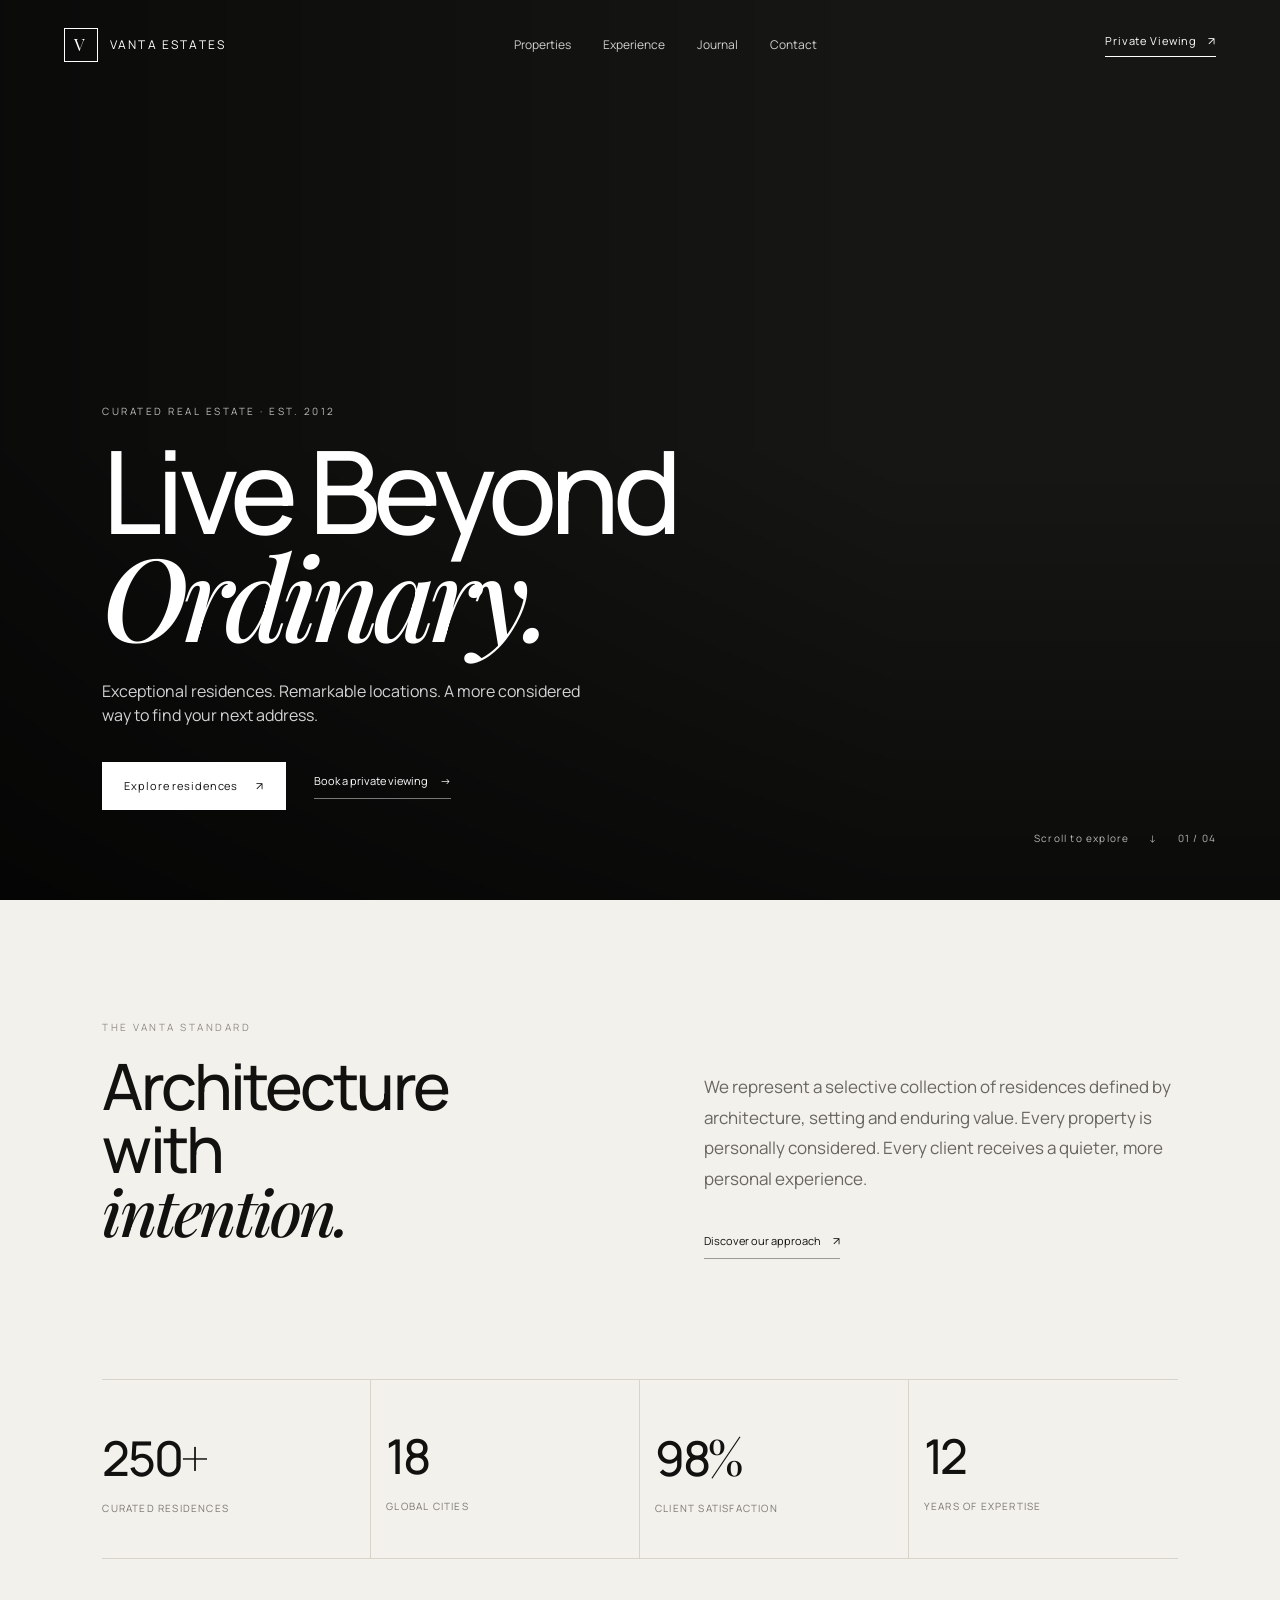
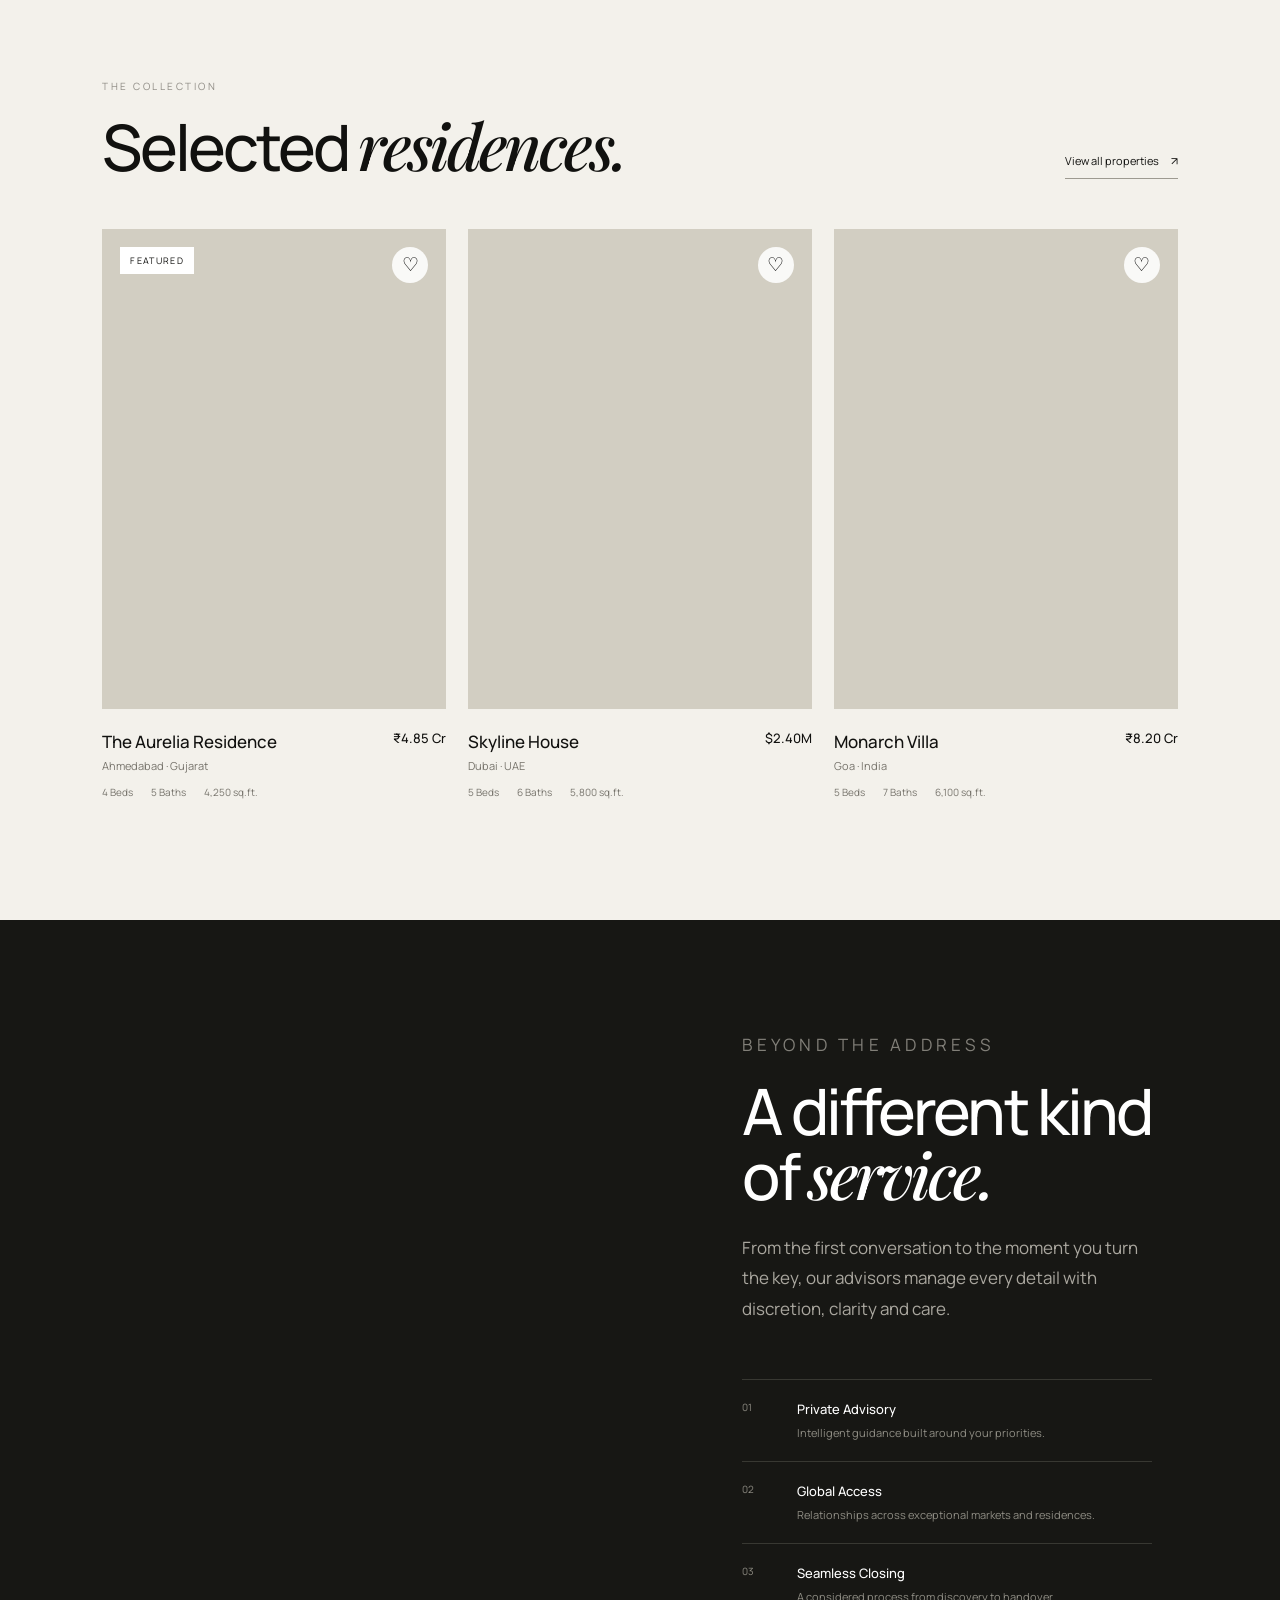
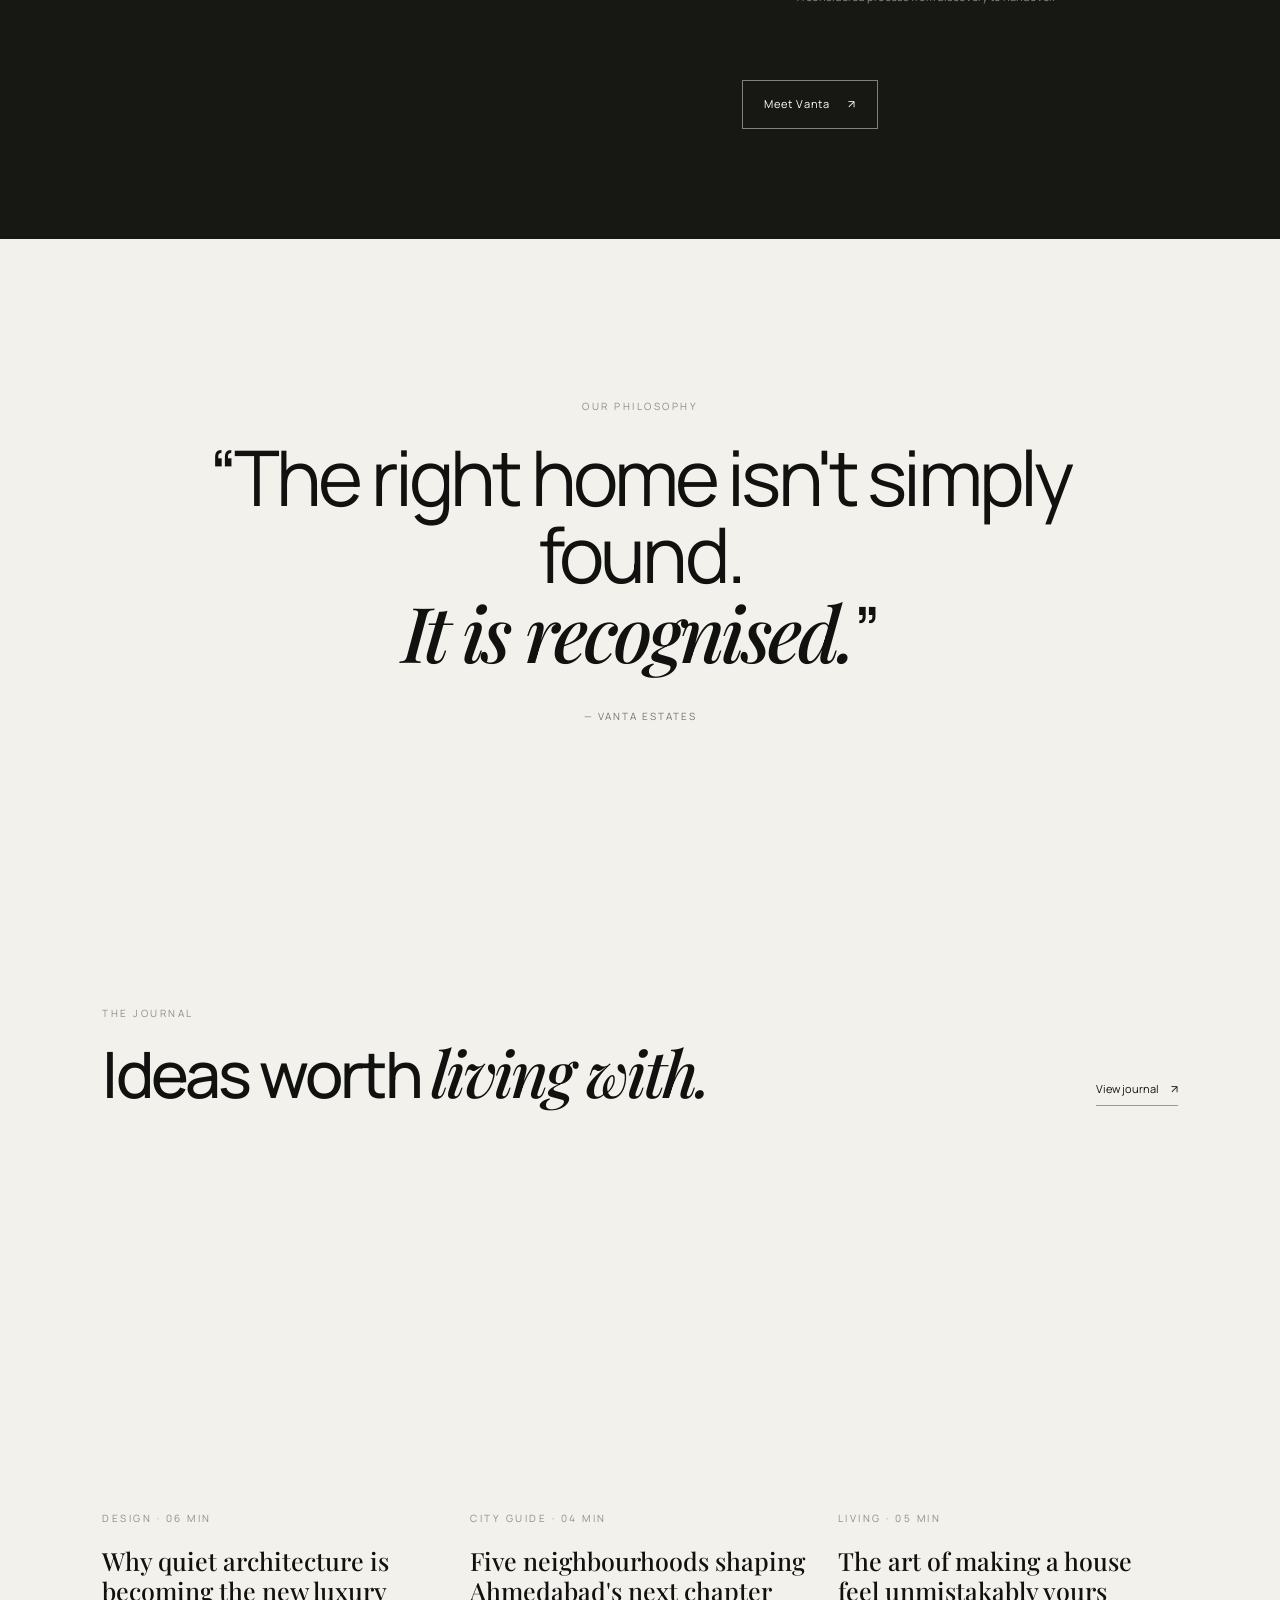
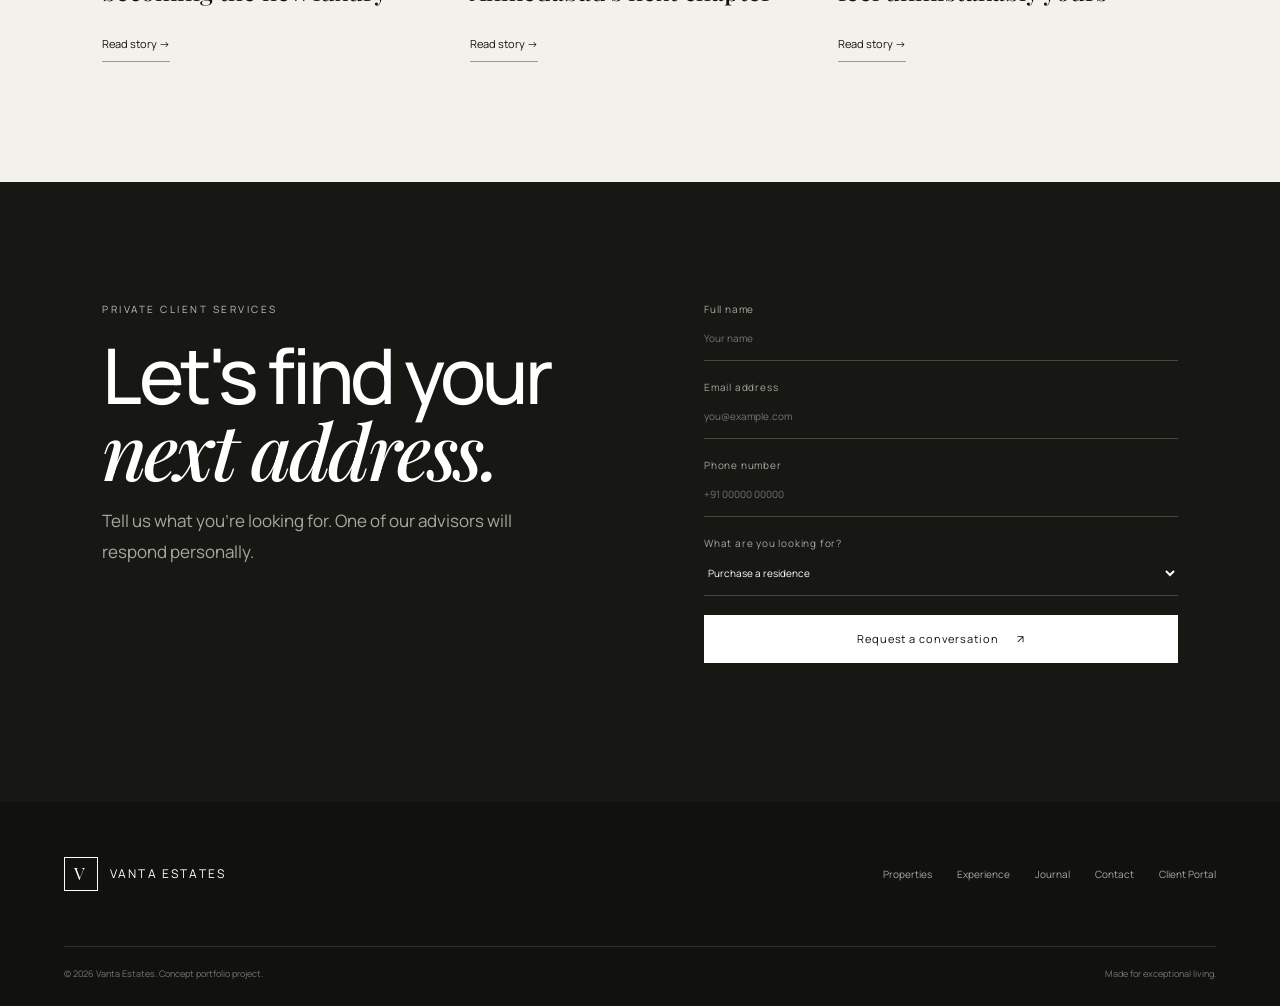
<file: index.html>
<!doctype html><html lang="en"><head><meta charset="utf-8"><meta name="viewport" content="width=device-width,initial-scale=1"><meta name="description" content="Vanta Estates — exceptional residences, remarkable locations."><title>Vanta Estates — Live Beyond Ordinary</title><link rel="stylesheet" href="styles.css"></head><body>
<div class="loader" id="loader"><div class="loader-mark">V</div><span>VANTA ESTATES</span></div>
<header class="site-header" id="header"><a class="brand" href="index.html"><span class="brand-mark">V</span><span>VANTA <b>ESTATES</b></span></a><nav><a href="#properties">Properties</a><a href="#experience">Experience</a><a href="#journal">Journal</a><a href="#contact">Contact</a></nav><a class="header-cta" href="#contact">Private Viewing <span>↗</span></a><button class="menu-btn" id="menuBtn" aria-label="Open menu">☰</button></header>
<main>
<section class="hero"><div class="hero-bg"></div><div class="hero-overlay"></div><div class="hero-content"><p class="eyebrow">CURATED REAL ESTATE · EST. 2012</p><h1>Live Beyond<br><i>Ordinary.</i></h1><p class="hero-copy">Exceptional residences. Remarkable locations. A more considered way to find your next address.</p><div class="hero-actions"><a class="btn btn-light" href="#properties">Explore residences <span>↗</span></a><a class="text-link" href="#contact">Book a private viewing <span>→</span></a></div></div><div class="hero-meta"><span>Scroll to explore</span><span>↓</span><span>01 / 04</span></div></section>
<section class="intro section"><div class="split"><div><p class="eyebrow dark">THE VANTA STANDARD</p><h2>Architecture with<br><i>intention.</i></h2></div><div class="intro-copy"><p>We represent a selective collection of residences defined by architecture, setting and enduring value. Every property is personally considered. Every client receives a quieter, more personal experience.</p><a class="under-link" href="#experience">Discover our approach <span>↗</span></a></div></div></section>
<section class="stats"><div><strong>250<span>+</span></strong><small>Curated residences</small></div><div><strong>18</strong><small>Global cities</small></div><div><strong>98<span>%</span></strong><small>Client satisfaction</small></div><div><strong>12</strong><small>Years of expertise</small></div></section>
<section class="properties section" id="properties"><div class="section-head"><div><p class="eyebrow dark">THE COLLECTION</p><h2>Selected <i>residences.</i></h2></div><a class="under-link" href="properties.html">View all properties <span>↗</span></a></div><div class="property-grid">
<article class="property-card featured"><a href="property.html?id=aurelia"><div class="property-img img-aurelia"><span class="pill">FEATURED</span><button class="heart" data-favorite="aurelia" aria-label="Favorite property">♡</button></div><div class="property-info"><div><h3>The Aurelia Residence</h3><p>Ahmedabad · Gujarat</p></div><strong>₹4.85 Cr</strong></div><div class="property-meta"><span>4 Beds</span><span>5 Baths</span><span>4,250 sq.ft.</span></div></a></article>
<article class="property-card"><a href="property.html?id=skyline"><div class="property-img img-skyline"><button class="heart" data-favorite="skyline" aria-label="Favorite property">♡</button></div><div class="property-info"><div><h3>Skyline House</h3><p>Dubai · UAE</p></div><strong>$2.40M</strong></div><div class="property-meta"><span>5 Beds</span><span>6 Baths</span><span>5,800 sq.ft.</span></div></a></article>
<article class="property-card"><a href="property.html?id=monarch"><div class="property-img img-monarch"><button class="heart" data-favorite="monarch" aria-label="Favorite property">♡</button></div><div class="property-info"><div><h3>Monarch Villa</h3><p>Goa · India</p></div><strong>₹8.20 Cr</strong></div><div class="property-meta"><span>5 Beds</span><span>7 Baths</span><span>6,100 sq.ft.</span></div></a></article>
</div></section>
<section class="experience section" id="experience"><div class="experience-image"></div><div class="experience-panel"><p class="eyebrow">BEYOND THE ADDRESS</p><h2>A different kind<br>of <i>service.</i></h2><p>From the first conversation to the moment you turn the key, our advisors manage every detail with discretion, clarity and care.</p><div class="service-list"><div><span>01</span><b>Private Advisory</b><p>Intelligent guidance built around your priorities.</p></div><div><span>02</span><b>Global Access</b><p>Relationships across exceptional markets and residences.</p></div><div><span>03</span><b>Seamless Closing</b><p>A considered process from discovery to handover.</p></div></div><a class="btn btn-outline" href="#contact">Meet Vanta <span>↗</span></a></div></section>
<section class="quote section"><p class="eyebrow dark">OUR PHILOSOPHY</p><blockquote>“The right home isn't simply found.<br><i>It is recognised.</i>”</blockquote><span>— VANTA ESTATES</span></section>
<section class="journal section" id="journal"><div class="section-head"><div><p class="eyebrow dark">THE JOURNAL</p><h2>Ideas worth <i>living with.</i></h2></div><a class="under-link" href="#journal">View journal <span>↗</span></a></div><div class="journal-grid"><article><div class="journal-img j1"></div><p class="eyebrow dark">DESIGN · 06 MIN</p><h3>Why quiet architecture is becoming the new luxury</h3><a class="under-link" href="#">Read story →</a></article><article><div class="journal-img j2"></div><p class="eyebrow dark">CITY GUIDE · 04 MIN</p><h3>Five neighbourhoods shaping Ahmedabad's next chapter</h3><a class="under-link" href="#">Read story →</a></article><article><div class="journal-img j3"></div><p class="eyebrow dark">LIVING · 05 MIN</p><h3>The art of making a house feel unmistakably yours</h3><a class="under-link" href="#">Read story →</a></article></div></section>
<section class="contact section" id="contact"><div class="contact-inner"><div><p class="eyebrow">PRIVATE CLIENT SERVICES</p><h2>Let's find your<br><i>next address.</i></h2><p>Tell us what you're looking for. One of our advisors will respond personally.</p></div><form id="leadForm" novalidate><label>Full name<input name="name" required autocomplete="name" placeholder="Your name"></label><label>Email address<input name="email" type="email" required autocomplete="email" placeholder="you@example.com"></label><label>Phone number<input name="phone" autocomplete="tel" placeholder="+91 00000 00000"></label><label>What are you looking for?<select name="interest"><option>Purchase a residence</option><option>Private viewing</option><option>Sell a property</option><option>Investment advisory</option></select></label><button class="btn btn-light" type="submit">Request a conversation <span>↗</span></button><p class="form-note" id="formNote" role="status"></p></form></div></section>
</main>
<footer><div class="footer-top"><a class="brand" href="index.html"><span class="brand-mark">V</span><span>VANTA <b>ESTATES</b></span></a><div class="footer-links"><a href="properties.html">Properties</a><a href="#experience">Experience</a><a href="#journal">Journal</a><a href="#contact">Contact</a><a href="admin/index.html">Client Portal</a></div></div><div class="footer-bottom"><span>© 2026 Vanta Estates. Concept portfolio project.</span><span>Made for exceptional living.</span></div></footer>
<script src="app.js" defer></script></body></html>
</file>
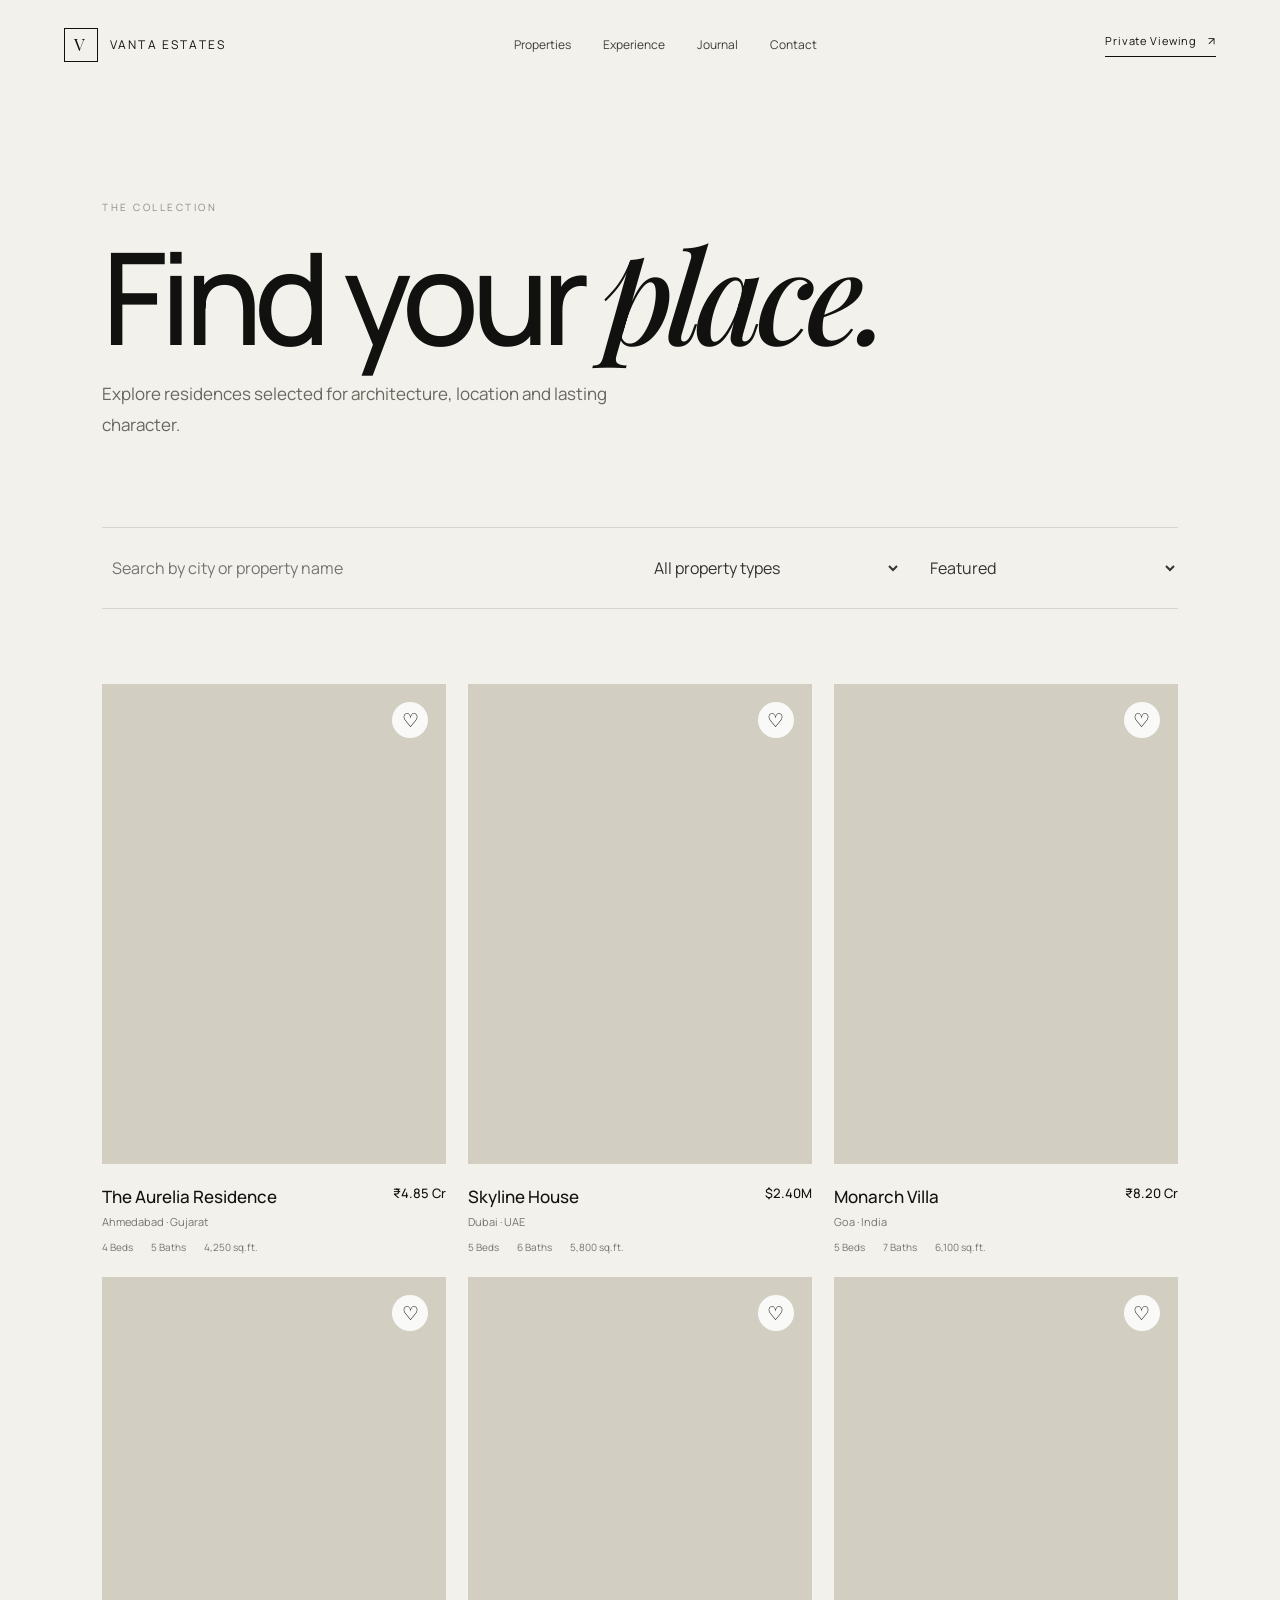
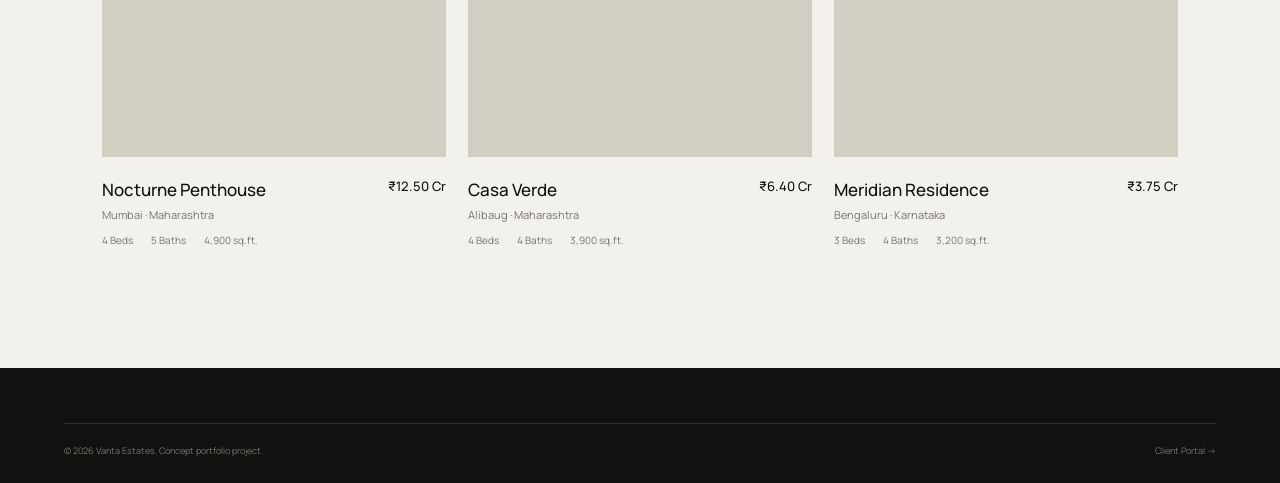
<file: properties.html>
<!doctype html><html lang="en"><head><meta charset="utf-8"><meta name="viewport" content="width=device-width,initial-scale=1"><meta name="description" content="Explore the Vanta Estates property collection."><title>Properties — Vanta Estates</title><link rel="stylesheet" href="styles.css"></head><body class="inner-page"><header class="site-header dark-header"><a class="brand" href="index.html"><span class="brand-mark">V</span><span>VANTA <b>ESTATES</b></span></a><nav><a href="index.html#properties">Properties</a><a href="index.html#experience">Experience</a><a href="index.html#journal">Journal</a><a href="index.html#contact">Contact</a></nav><a class="header-cta" href="index.html#contact">Private Viewing <span>↗</span></a><button class="menu-btn" id="menuBtn" aria-label="Open menu">☰</button></header><main><section class="page-hero"><p class="eyebrow dark">THE COLLECTION</p><h1>Find your <i>place.</i></h1><p>Explore residences selected for architecture, location and lasting character.</p></section><section class="filterbar"><input id="search" placeholder="Search by city or property name" aria-label="Search properties"><select id="type"><option value="all">All property types</option><option value="villa">Villa</option><option value="residence">Residence</option><option value="penthouse">Penthouse</option></select><select id="sort"><option value="featured">Featured</option><option value="low">Price: low to high</option><option value="high">Price: high to low</option></select></section><section class="property-list section"><div class="property-grid" id="propertyGrid"></div><p id="empty" class="empty-state" hidden>No residences match your search.</p></section></main><footer><div class="footer-bottom"><span>© 2026 Vanta Estates. Concept portfolio project.</span><a href="admin/index.html">Client Portal →</a></div></footer><script src="app.js" defer></script></body></html>
</file>
<file: styles.css>
@import url('https://fonts.googleapis.com/css2?family=DM+Sans:wght@400;500;600&family=Manrope:wght@400;500;600;700&family=Playfair+Display:ital,wght@0,500;0,600;1,500;1,600&display=swap');
:root{--ink:#11110f;--paper:#f3f1eb;--muted:#77746c;--line:#d8d4ca;--white:#fff;--serif:'Playfair Display',Georgia,serif;--sans:'Manrope','DM Sans',Arial,sans-serif;--ease:cubic-bezier(.2,.8,.2,1)}*{box-sizing:border-box}html{scroll-behavior:smooth}body{margin:0;background:var(--paper);color:var(--ink);font-family:var(--sans);line-height:1.5}a{color:inherit;text-decoration:none}button,input,select{font:inherit}.loader{position:fixed;inset:0;background:#11110f;color:#fff;z-index:1000;display:flex;align-items:center;justify-content:center;flex-direction:column;gap:12px;transition:opacity .5s,visibility .5s}.loader.hidden{opacity:0;visibility:hidden}.loader-mark,.brand-mark{display:grid;place-items:center;border:1px solid currentColor;width:34px;height:34px;font-family:var(--serif);font-size:19px}.loader span{font-size:10px;letter-spacing:.28em}.site-header{position:absolute;z-index:20;top:0;left:0;right:0;padding:28px 5vw;display:flex;align-items:center;justify-content:space-between;color:#fff}.site-header.dark-header{position:relative;color:var(--ink);background:var(--paper)}.brand{display:flex;align-items:center;gap:12px;font-size:12px;letter-spacing:.18em}.brand b{font-weight:400}.brand-mark{font-size:17px}.site-header nav{display:flex;gap:32px;font-size:12px}.site-header nav a{opacity:.8;transition:.25s}.site-header nav a:hover{opacity:1}.header-cta{font-size:11px;letter-spacing:.08em;border-bottom:1px solid currentColor;padding-bottom:7px}.header-cta span{margin-left:8px}.menu-btn{display:none;border:0;background:none;font-size:24px}.hero{min-height:100vh;position:relative;display:flex;align-items:flex-end;color:#fff;overflow:hidden;background:#1a1a18}.hero-bg,.experience-image,.img-aurelia,.img-skyline,.img-monarch,.img-nocturne,.img-casa,.img-meridian,.j1,.j2,.j3{background-size:cover;background-position:center}.hero-bg{position:absolute;inset:0;background-image:url('https://images.unsplash.com/photo-1600607687920-4e2a09cf159d?auto=format&fit=crop&w=2200&q=85');transform:scale(1.03);animation:heroIn 1.8s var(--ease) forwards}.hero-overlay{position:absolute;inset:0;background:linear-gradient(90deg,rgba(0,0,0,.58),rgba(0,0,0,.12) 70%),linear-gradient(0deg,rgba(0,0,0,.5),transparent 50%)}.hero-content{position:relative;z-index:2;padding:0 8vw 10vh;max-width:850px}.eyebrow{font-size:10px;letter-spacing:.25em;margin:0 0 20px;opacity:.72}.eyebrow.dark{color:#69665f}.hero h1,.page-hero h1{font-size:clamp(58px,9vw,130px);font-weight:500;letter-spacing:-.055em;line-height:.9;margin:0 0 28px}.hero h1 i,.page-hero h1 i,h2 i,blockquote i{font-family:var(--serif);font-weight:500}.hero-copy{max-width:500px;font-size:16px;opacity:.82}.hero-actions{display:flex;align-items:center;gap:28px;margin-top:35px}.btn{display:inline-flex;align-items:center;justify-content:center;gap:18px;border:1px solid transparent;padding:15px 21px;font-size:11px;letter-spacing:.08em;cursor:pointer;transition:transform .25s,background .25s}.btn:hover{transform:translateY(-2px)}.btn-light{background:#fff;color:#111}.btn-dark{background:#111;color:#fff}.btn-outline{border-color:rgba(255,255,255,.45);color:#fff}.text-link{font-size:11px;border-bottom:1px solid rgba(255,255,255,.45);padding-bottom:8px}.text-link span,.under-link span{margin-left:10px}.hero-meta{position:absolute;z-index:2;right:5vw;bottom:6vh;display:flex;gap:20px;font-size:10px;letter-spacing:.12em;opacity:.7}.section{padding:120px 8vw}.split{display:grid;grid-template-columns:1fr 1fr;gap:10vw}.split h2,h2{font-size:clamp(42px,5vw,72px);font-weight:500;letter-spacing:-.045em;line-height:.98;margin:0}.intro-copy{max-width:520px;padding-top:35px}.intro-copy p,.experience-panel>p,.contact-inner>div>p:not(.eyebrow),.page-hero>p:last-child,.lead-copy{font-size:17px;color:#68665f;line-height:1.8}.under-link{display:inline-block;font-size:11px;margin-top:22px;border-bottom:1px solid #9d9a91;padding-bottom:8px}.stats{display:grid;grid-template-columns:repeat(4,1fr);border-top:1px solid var(--line);border-bottom:1px solid var(--line);margin:0 8vw}.stats div{padding:40px 15px;border-right:1px solid var(--line)}.stats div:first-child{padding-left:0}.stats div:last-child{border:0}.stats strong{display:block;font-size:48px;font-weight:500;letter-spacing:-.05em}.stats strong span{font-family:var(--serif)}.stats small{font-size:10px;letter-spacing:.12em;color:#7a776f;text-transform:uppercase}.section-head{display:flex;align-items:end;justify-content:space-between;margin-bottom:50px}.section-head h2{margin-top:8px}.property-grid{display:grid;grid-template-columns:repeat(3,1fr);gap:22px}.property-card{min-width:0}.property-img{height:480px;position:relative;overflow:hidden;background-color:#d2cec2;transition:transform .5s var(--ease)}.property-card:hover .property-img{transform:scale(.985)}.img-aurelia{background-image:url('https://images.unsplash.com/photo-1600607687939-ce8a6c25118c?auto=format&fit=crop&w=1000&q=80')}.img-skyline{background-image:url('https://images.unsplash.com/photo-1600607688969-a5bfcd646154?auto=format&fit=crop&w=1000&q=80')}.img-monarch{background-image:url('https://images.unsplash.com/photo-1600585154340-be6161a56a0c?auto=format&fit=crop&w=1000&q=80')}.img-nocturne{background-image:url('https://images.unsplash.com/photo-1600607687920-4e2a09cf159d?auto=format&fit=crop&w=1000&q=80')}.img-casa{background-image:url('https://images.unsplash.com/photo-1600566753190-17f0baa2a6c3?auto=format&fit=crop&w=1000&q=80')}.img-meridian{background-image:url('https://images.unsplash.com/photo-1600585154526-990dced4db0d?auto=format&fit=crop&w=1000&q=80')}.pill{position:absolute;top:18px;left:18px;background:#fff;padding:7px 10px;font-size:9px;letter-spacing:.15em}.heart{position:absolute;right:18px;top:18px;width:36px;height:36px;border:0;border-radius:50%;background:rgba(255,255,255,.88);cursor:pointer;font-size:19px}.heart.saved{color:#8d3d35}.property-info{display:flex;justify-content:space-between;gap:15px;padding:20px 0 10px}.property-info h3{font-size:17px;font-weight:500;margin:0 0 4px}.property-info p{font-size:11px;color:#77746c;margin:0}.property-info>strong{font-size:13px;font-weight:500;white-space:nowrap}.property-meta{display:flex;gap:18px;color:#77746c;font-size:10px}.experience{background:#171714;color:#fff;display:grid;grid-template-columns:1fr 1fr;padding:0}.experience-image{min-height:850px;background-image:url('https://images.unsplash.com/photo-1600607687920-4e2a09cf159d?auto=format&fit=crop&w=1400&q=85');filter:saturate(.75)}.experience-panel{padding:110px 10vw 110px 8vw}.experience-panel h2{font-size:clamp(45px,5vw,75px);margin-bottom:25px}.experience-panel>p{color:#aaa79f;max-width:470px}.service-list{margin:55px 0}.service-list>div{border-top:1px solid #383832;padding:20px 0;display:grid;grid-template-columns:50px 1fr;gap:5px}.service-list span{font-size:10px;color:#8f8d84}.service-list b{font-size:13px;font-weight:500}.service-list p{grid-column:2;color:#8f8d84;font-size:11px;margin:0}.quote{text-align:center;padding:160px 8vw}.quote blockquote{font-size:clamp(40px,6vw,82px);line-height:1;letter-spacing:-.05em;margin:25px auto 30px;max-width:1000px}.quote>span{font-size:10px;letter-spacing:.2em;color:#77746c}.journal-grid{display:grid;grid-template-columns:repeat(3,1fr);gap:28px}.journal-img{height:330px;margin-bottom:25px}.j1{background-image:url('https://images.unsplash.com/photo-1600566753086-00f18fb6b3ea?auto=format&fit=crop&w=900&q=80')}.j2{background-image:url('https://images.unsplash.com/photo-1600585154340-be6161a56a0c?auto=format&fit=crop&w=900&q=80')}.j3{background-image:url('https://images.unsplash.com/photo-1600607688969-a5bfcd646154?auto=format&fit=crop&w=900&q=80')}.journal h3{font-family:var(--serif);font-size:25px;font-weight:500;line-height:1.2;margin:8px 0}.contact{background:#171714;color:#fff}.contact-inner{display:grid;grid-template-columns:1fr 1fr;gap:10vw}.contact h2{font-size:clamp(50px,6vw,85px)}.contact-inner>div>p:not(.eyebrow){color:#aaa79f;max-width:470px}.contact form{display:flex;flex-direction:column;gap:19px}.contact label{font-size:10px;letter-spacing:.08em;color:#aaa79f}.contact input,.contact select{display:block;width:100%;border:0;border-bottom:1px solid #484840;background:transparent;color:#fff;padding:14px 0;outline:none}.contact select option{color:#111}.contact input:focus{border-color:#fff}.form-note{font-size:11px;color:#bcb9af;margin:0}.form-note:not(:empty){padding:12px;border:1px solid #45443d}footer{background:#11110f;color:#fff;padding:55px 5vw 25px}.footer-top{display:flex;justify-content:space-between;gap:30px;align-items:center;padding-bottom:55px}.footer-links{display:flex;gap:25px;font-size:10px;color:#aaa79f}.footer-bottom{border-top:1px solid #302f2b;padding-top:20px;display:flex;justify-content:space-between;font-size:9px;color:#77756e}.page-hero{padding:110px 8vw 70px;max-width:1100px}.page-hero h1{font-size:clamp(65px,10vw,135px);margin:0 0 25px}.page-hero>p:last-child{max-width:520px}.filterbar{margin:0 8vw;border-top:1px solid var(--line);border-bottom:1px solid var(--line);padding:18px 0;display:grid;grid-template-columns:2fr 1fr 1fr;gap:15px}.filterbar input,.filterbar select{background:transparent;border:0;padding:10px;outline:0;color:#333}.property-list{padding-top:75px}.empty-state{text-align:center;color:#777;padding:60px}.property-hero{min-height:72vh;display:flex;align-items:flex-end;color:#fff;padding:0 8vw 8vh;position:relative;background-color:#444}.property-hero:before{content:'';position:absolute;inset:0;background:linear-gradient(0deg,rgba(0,0,0,.6),transparent 65%)}.property-hero>div{position:relative}.property-hero h1{font-size:clamp(55px,8vw,110px);line-height:.95;letter-spacing:-.05em;margin:0 0 15px;font-weight:500}.property-hero p:last-child{margin:0;font-size:13px}.detail{display:grid;grid-template-columns:1.4fr .6fr;gap:10vw}.detail-main h2{margin:10px 0 20px}.lead-copy{max-width:680px}.specs{display:grid;grid-template-columns:repeat(3,1fr);border-top:1px solid var(--line);border-bottom:1px solid var(--line);margin:50px 0;padding:25px 0}.specs div{display:flex;flex-direction:column;gap:4px;border-right:1px solid var(--line);padding-left:20px}.specs div:first-child{padding-left:0}.specs div:last-child{border:0}.specs b{font-size:25px;font-weight:500}.specs span{font-size:9px;text-transform:uppercase;letter-spacing:.12em;color:#77746c}.detail-main h3{font-size:12px;text-transform:uppercase;letter-spacing:.15em}.amenities{display:grid;grid-template-columns:1fr 1fr;gap:12px;margin-top:25px;color:#66635c;font-size:12px}.view-card{background:#e7e3da;padding:35px;align-self:start;position:sticky;top:25px}.view-card strong{display:block;font-size:28px;margin:15px 0}.view-card p{font-size:12px;color:#706d65;margin-bottom:25px}.admin-page{display:flex;min-height:100vh}.sidebar{width:250px;background:#151512;color:#fff;padding:35px 25px;display:flex;flex-direction:column;position:fixed;inset:0 auto 0 0}.sidebar .brand{margin-bottom:60px}.sidebar nav{display:flex;flex-direction:column;gap:6px}.sidebar nav a{padding:12px;font-size:11px;color:#96948c}.sidebar nav a.active,.sidebar nav a:hover{background:#292923;color:#fff}.side-note{margin-top:auto;border-top:1px solid #30302b;padding-top:20px}.side-note span{font-size:8px;letter-spacing:.2em}.side-note p{font-size:9px;color:#77756d;line-height:1.7}.admin-main{margin-left:250px;padding:55px 6vw;width:calc(100% - 250px)}.admin-top{display:flex;justify-content:space-between;align-items:end;margin-bottom:45px}.admin-top h1{font-size:45px;font-weight:500;letter-spacing:-.04em;margin:0}.dashboard-grid{display:grid;grid-template-columns:repeat(4,1fr);gap:15px}.dash-card{background:#fff;border:1px solid var(--line);padding:25px}.dash-card span,.dash-card small{display:block;color:#77746c;font-size:9px;text-transform:uppercase;letter-spacing:.12em}.dash-card strong{display:block;font-size:38px;font-weight:500;margin:20px 0 10px}.dash-panel{background:#fff;border:1px solid var(--line);margin-top:25px;padding:30px}.panel-head{display:flex;justify-content:space-between;align-items:end;margin-bottom:25px}.panel-head h2{font-size:35px}.text-btn{background:none;border:0;border-bottom:1px solid #aaa;padding-bottom:5px;font-size:10px;cursor:pointer}.table-wrap{overflow-x:auto}table{width:100%;border-collapse:collapse;text-align:left;font-size:11px}th{font-size:9px;color:#88857c;text-transform:uppercase;letter-spacing:.12em;font-weight:500}td,th{padding:15px 10px;border-bottom:1px solid #e6e2d9}td:first-child{padding-left:0}td small{display:block;color:#8b887f;margin-top:3px}.status{padding:5px 9px;background:#ebe8df;font-size:9px}.no-leads{text-align:center;color:#888;padding:35px}.bars{height:260px;display:flex;align-items:end;gap:22px;padding:25px 0}.bars div{flex:1;height:100%;display:flex;align-items:end;flex-direction:column;justify-content:end;gap:8px}.bars span{width:100%;background:#20201c;min-height:8px}.bars small{font-size:9px;color:#888}.nav-open .site-header nav{display:flex}
@keyframes heroIn{from{transform:scale(1.1);filter:blur(4px)}to{transform:scale(1);filter:blur(0)}}
@media(max-width:850px){.site-header{padding:20px 6vw}.site-header nav{display:none;position:absolute;top:70px;left:0;right:0;background:#111;color:#fff;padding:25px 6vw;flex-direction:column;gap:20px}.site-header.dark-header nav{background:#f3f1eb;color:#111}.header-cta{display:none}.menu-btn{display:block;color:inherit}.hero-content{padding:0 7vw 12vh}.hero-meta{right:7vw}.section{padding:85px 7vw}.split,.experience,.contact-inner,.detail{grid-template-columns:1fr;gap:50px}.stats{margin:0 7vw;grid-template-columns:1fr 1fr}.stats div:nth-child(2){border-right:0}.stats div{padding:25px 10px}.stats strong{font-size:36px}.property-grid,.journal-grid{grid-template-columns:1fr}.property-img{height:420px}.experience-image{min-height:500px}.experience-panel{padding:75px 7vw}.section-head{align-items:start;gap:20px;flex-direction:column}.filterbar{margin:0 7vw;grid-template-columns:1fr;gap:5px}.page-hero{padding:80px 7vw 55px}.property-hero{min-height:65vh;padding:0 7vw 9vh}.specs{grid-template-columns:1fr}.specs div{border-right:0;border-bottom:1px solid var(--line);padding:12px 0}.specs div:last-child{border:0}.amenities{grid-template-columns:1fr}.admin-page{display:block}.sidebar{position:relative;width:100%;height:auto;padding:20px;display:block}.sidebar .brand{margin-bottom:20px}.sidebar nav{flex-direction:row;overflow:auto}.side-note{display:none}.admin-main{margin:0;width:100%;padding:40px 6vw}.admin-top{align-items:start;gap:20px;flex-direction:column}.dashboard-grid{grid-template-columns:1fr 1fr}.footer-top{align-items:start;flex-direction:column}.footer-links{flex-wrap:wrap}.footer-bottom{gap:15px;flex-direction:column}}
@media(max-width:480px){.hero h1{font-size:55px}.hero-copy{font-size:14px}.hero-actions{align-items:flex-start;flex-direction:column}.stats{grid-template-columns:1fr 1fr}.dashboard-grid{grid-template-columns:1fr}.dash-card strong{font-size:32px}}
</file>
